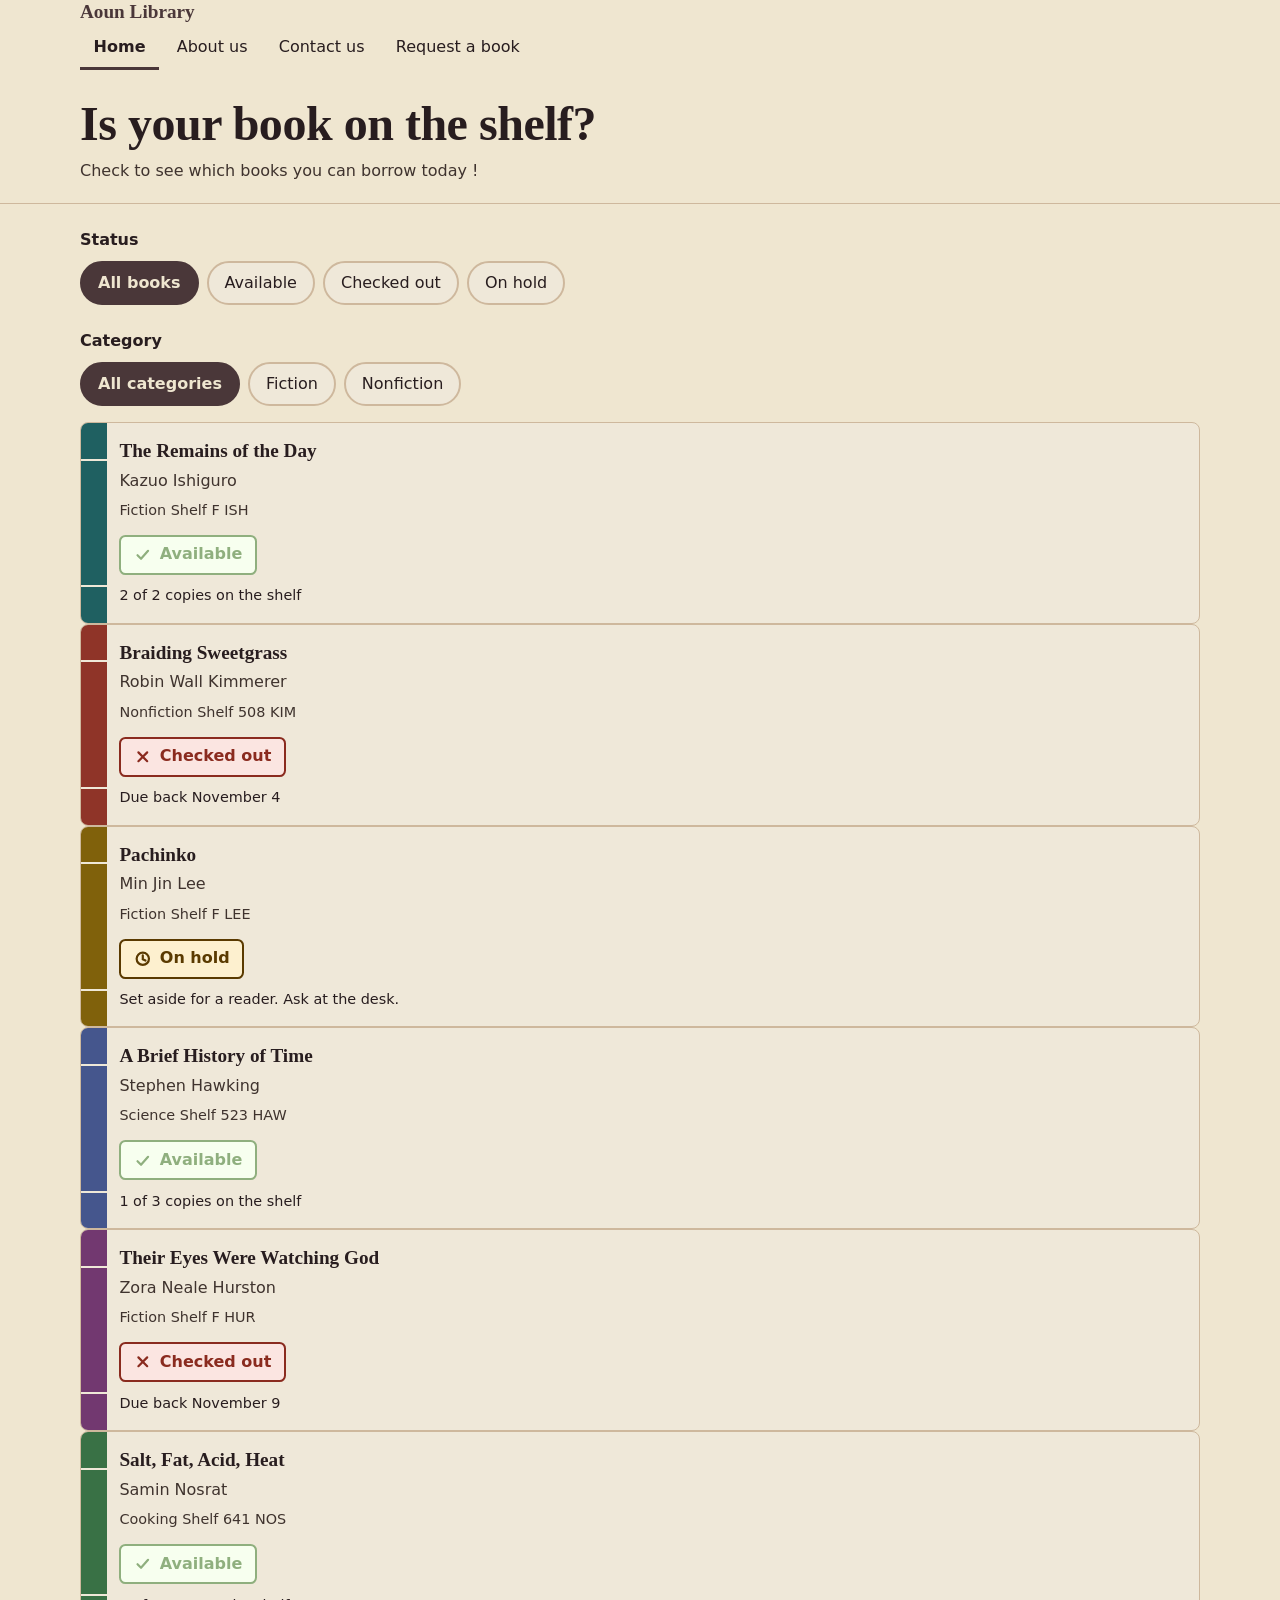
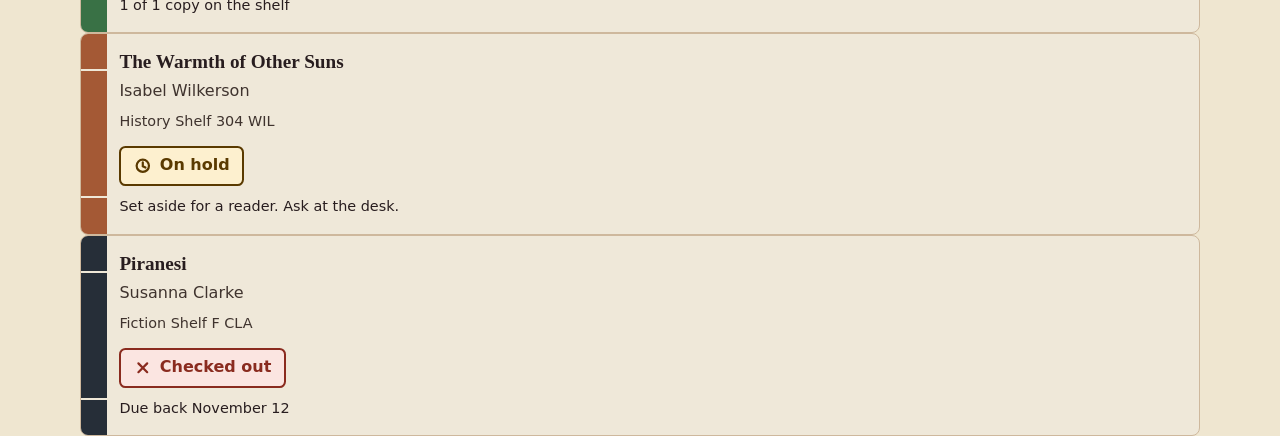
<file: index.html>
<!DOCTYPE html>
<html lang="en">
<head>
    <meta charset="UTF-8">
    <meta name="viewport" content="width=device-width, initial-scale=1.0 viewport-fit=cover">
    <title>Book availability</title>
    <!--link css file to html-->
    <link rel="stylesheet" href="CSS/styles.css">
</head>
<body>
    <a class="skip" href="#catalog">Skip to booklist</a>

<header class="siteheader">
    <div class ="wrap">
        <a class="brand" href="index.html">Aoun Library</a>
        <!--Navagation-->
        <nav aria-label="Main">
         <ul>
            <li><a href="index.html" aria-current="page"> Home </a></li>
            <li><a href="aboutus.html"> About us</a></li>
            <li><a href="contact.html"> Contact us</a></li>
            <li><a href="request.html"> Request a book</a></li>
        </ul>
      </nav>
     </div>
</header>  
 <!-- Page title and a short description-->
  <div class ="intro">
    <div class="wrap">
   <h1>Is your book on the shelf?</h1>
      <p class="lede">Check to see which books you can borrow today !</p>
     </div>
    </div>
    <!--Main filters and the book list-->
    <main class="wrap" id="main">
        <fieldset class="filter">
            <legend>Status</legend>
            <div class="options">
              <input type="radio" name="status" id="f-all" checked><label for="f-all">All books</label>
              <input type="radio" name="status" id="f-available"><label for="f-available">Available</label>
              <input type="radio" name="status" id="f-out"><label for="f-out">Checked out</label>
              <input type="radio" name="status" id="f-hold"><label for="f-hold">On hold</label>
            </div>
        </fieldset>
    <!-- Category filter-->     
        <fieldset class="filter">
          <legend>Category</legend>
          <div class="options">
            <input type="radio" name="category" id="c-all" checked><label for="c-all">All categories</label>
            <input type="radio" name="category" id="c-fiction"><label for="c-fiction">Fiction</label>
            <input type="radio" name="category" id="c-nonfiction"><label for="c-nonfiction">Nonfiction</label>
          </div>
        </fieldset>
        <!-- Heading name for screen reader-->
          <h2 id="catalog" class="visually-hidden">Book list</h2>
        <!--booklist-->
   <li class="book" data-cat="fiction" data-status="available" style="--spine:#14595b">
      <h3>The Remains of the Day</h3>
      <p class="author">Kazuo Ishiguro</p>
      <p class="shelf">Fiction  Shelf F ISH</p>
      <p class="status"><svg viewBox="0 0 20 20" aria-hidden="true" fill="none" stroke="currentColor" stroke-width="2.5" stroke-linecap="round" stroke-linejoin="round"><path d="M4 10.5l4 4 8-9"/></svg>Available</p>
      <p class="note">2 of 2 copies on the shelf</p>
    </li>
    <!--booklist, checked out book-->
        <li class="book" data-cat="nonfiction" data-status="out" style="--spine:#8a2b1f">
          <h3>Braiding Sweetgrass</h3>
          <p class="author">Robin Wall Kimmerer</p>
          <p class="shelf">Nonfiction Shelf 508 KIM</p>
          <p class="status"><svg viewBox="0 0 20 20" aria-hidden="true" fill="none" stroke="currentColor" stroke-width="2.5" stroke-linecap="round"><path d="M5 5l10 10M15 5L5 15"/></svg>Checked out</p>
          <p class="note">Due back <time datetime="2026-11-04">November 4</time></p>
        </li>
            <!-- books on hold -->
            <li class="book" data-cat="fiction" data-status="hold" style="--spine:#7a5a00">
              <h3>Pachinko</h3>
              <p class="author">Min Jin Lee</p>
              <p class="shelf">Fiction  Shelf F LEE</p>
              <p class="status"><svg viewBox="0 0 20 20" aria-hidden="true" fill="none" stroke="currentColor" stroke-width="2.5" stroke-linecap="round"><circle cx="10" cy="10" r="7"/><path d="M10 6v4.5l3 1.5"/></svg>On hold</p>
              <p class="note">Set aside for a reader. Ask at the desk.</p>
            </li>
         
            <li class="book" data-cat="nonfiction" data-status="available" style="--spine:#3b4f8a">
              <h3>A Brief History of Time</h3>
              <p class="author">Stephen Hawking</p>
              <p class="shelf">Science  Shelf 523 HAW</p>
              <p class="status"><svg viewBox="0 0 20 20" aria-hidden="true" fill="none" stroke="currentColor" stroke-width="2.5" stroke-linecap="round" stroke-linejoin="round"><path d="M4 10.5l4 4 8-9"/></svg>Available</p>
              <p class="note">1 of 3 copies on the shelf</p>
            </li>
              <li class="book" data-cat="fiction" data-status="out" style="--spine:#6b2f6b">
                  <h3>Their Eyes Were Watching God</h3>
                  <p class="author">Zora Neale Hurston</p>
                  <p class="shelf">Fiction  Shelf F HUR</p>
                  <p class="status"><svg viewBox="0 0 20 20" aria-hidden="true" fill="none" stroke="currentColor" stroke-width="2.5" stroke-linecap="round"><path d="M5 5l10 10M15 5L5 15"/></svg>Checked out</p>
                  <p class="note">Due back <time datetime="2026-11-09">November 9</time></p>
                </li>
             
                <li class="book" data-cat="nonfiction" data-status="available" style="--spine:#2f6b3e">
                  <h3>Salt, Fat, Acid, Heat</h3>
                  <p class="author">Samin Nosrat</p>
                  <p class="shelf">Cooking  Shelf 641 NOS</p>
                  <p class="status"><svg viewBox="0 0 20 20" aria-hidden="true" fill="none" stroke="currentColor" stroke-width="2.5" stroke-linecap="round" stroke-linejoin="round"><path d="M4 10.5l4 4 8-9"/></svg>Available</p>
                  <p class="note">1 of 1 copy on the shelf</p>
                </li>
             
                <li class="book" data-cat="nonfiction" data-status="hold" style="--spine:#a0522d">
                  <h3>The Warmth of Other Suns</h3>
                  <p class="author">Isabel Wilkerson</p>
                  <p class="shelf">History  Shelf 304 WIL</p>
                  <p class="status"><svg viewBox="0 0 20 20" aria-hidden="true" fill="none" stroke="currentColor" stroke-width="2.5" stroke-linecap="round"><circle cx="10" cy="10" r="7"/><path d="M10 6v4.5l3 1.5"/></svg>On hold</p>
                  <p class="note">Set aside for a reader. Ask at the desk.</p>
                </li>
             
                <li class="book" data-cat="fiction" data-status="out" style="--spine:#1b2430">
                  <h3>Piranesi</h3>
                  <p class="author">Susanna Clarke</p>
                  <p class="shelf">Fiction  Shelf F CLA</p>
                  <p class="status"><svg viewBox="0 0 20 20" aria-hidden="true" fill="none" stroke="currentColor" stroke-width="2.5" stroke-linecap="round"><path d="M5 5l10 10M15 5L5 15"/></svg>Checked out</p>
                  <p class="note">Due back <time datetime="2026-11-12">November 12</time></p>
                </li>
             
              </ul>
    </main>
</body>
</html>
</file>
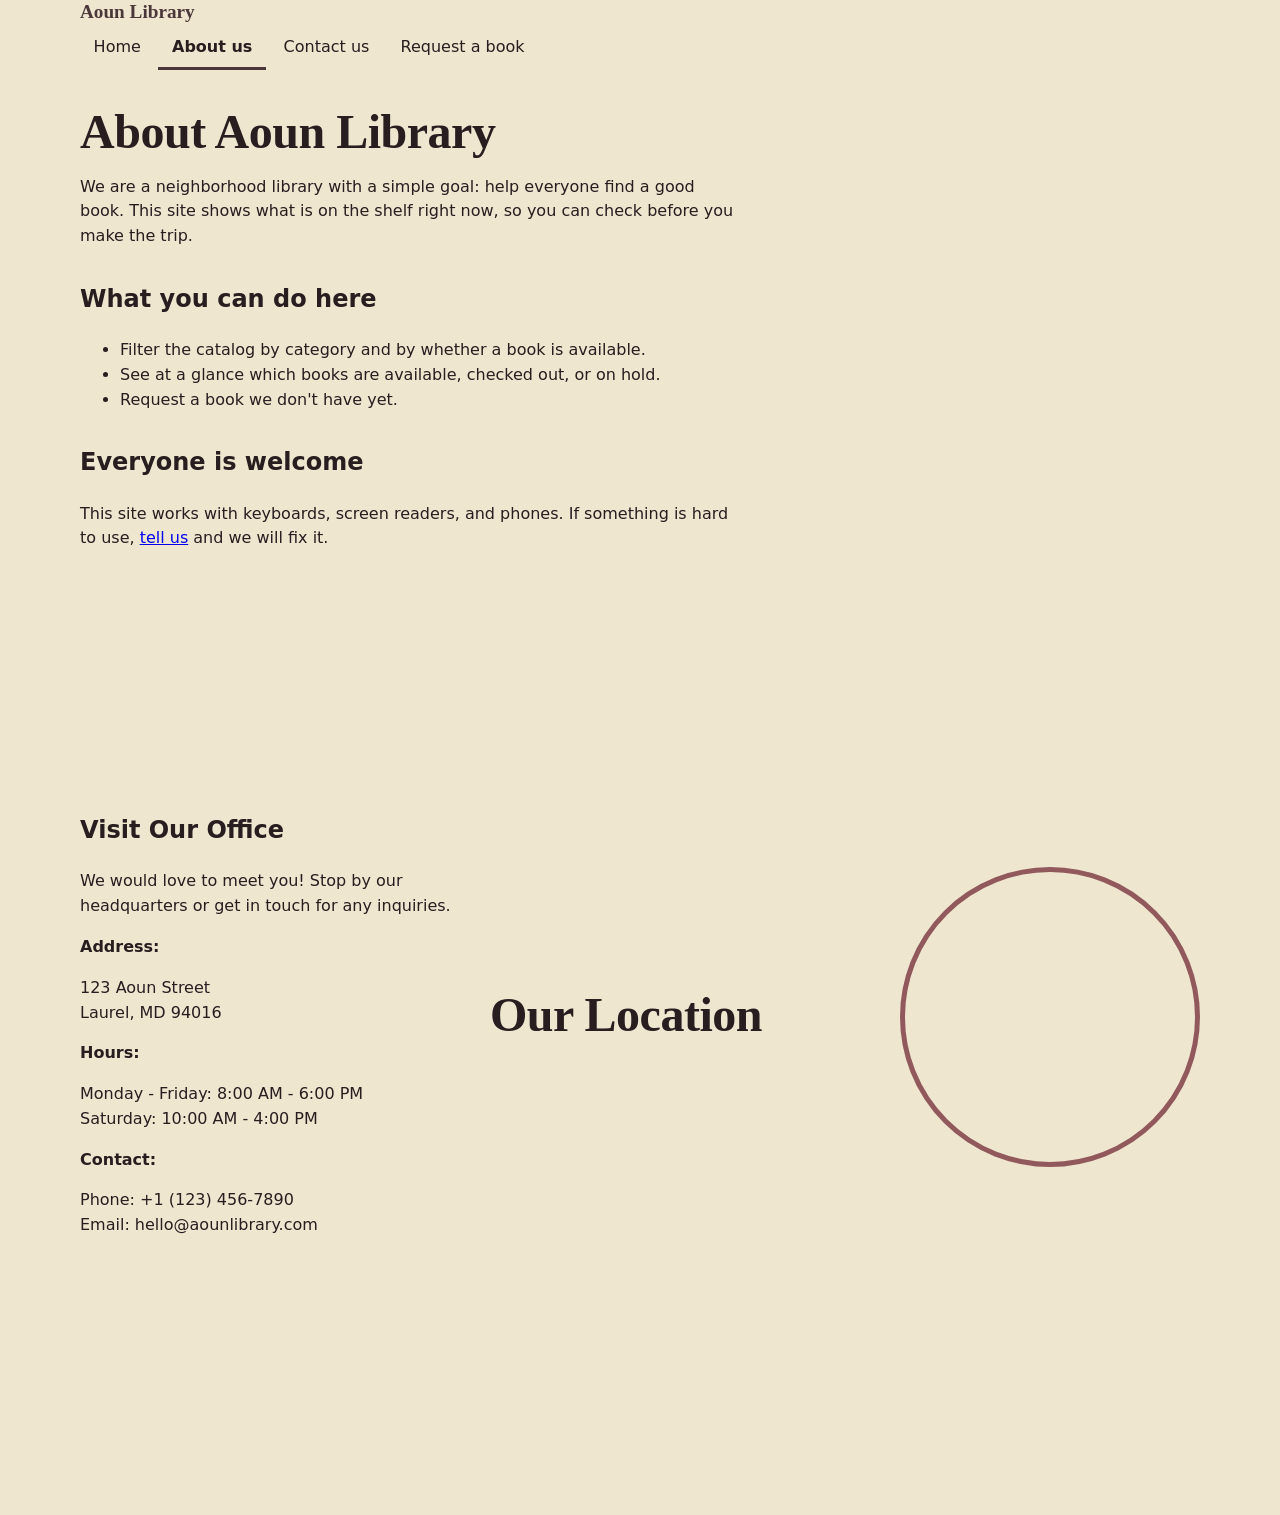
<file: aboutus.html>
<!DOCTYPE html>
<html lang="en">
<head>
    <meta charset="UTF-8">
    <meta name="viewport" content="width=device-width, initial-scale=1.0">
    <title>About us </title>
    <link rel="stylesheet" href="CSS/styles.css">
</head>
<body>
    <a class="skip" href="#main">Skip to main content</a>
<!--Navigation-->
<header class="siteheader">
    <div class ="wrap">
        <a class="brand" href="index.html">Aoun Library</a>
 
        <nav aria-label="Main">
         <ul>
            <li><a href="index.html" >Home</a></li>
            <li><a href="aboutus.html" aria-current="page"> About us</a></li>
            <li><a href="contact.html"> Contact us</a></li>
            <li><a href="request.html"> Request a book</a></li>
        </ul>
      </nav>
     </div>
</header>  

<main class="wrap page" id="main">
  <h1>About Aoun Library</h1>
  <p>We are a neighborhood library with a simple goal: help everyone find a good book. This site shows what is on the shelf right now, so you can check before you make the trip.</p>
  <h2>What you can do here</h2>
  <ul>
    <li>Filter the catalog by category and by whether a book is available.</li>
    <li>See at a glance which books are available, checked out, or on hold.</li>
    <li>Request a book we don't have yet.</li>
  </ul>
  <h2>Everyone is welcome</h2>
  <p>This site works with keyboards, screen readers, and phones. If something is hard to use, <a href="contact.html">tell us</a> and we will fix it.</p>


    <section class="contact-section">
        <div class="container">
            <!-- Location Details -->
            <div class="location-info">
                <h2>Visit Our Office</h2>
                <p class="description">We would love to meet you! Stop by our headquarters or get in touch for any inquiries.</p>
                
                <div class="info-block">
                    <strong> Address:</strong>
                    <p>123 Aoun Street<br>Laurel, MD 94016</p>
                </div>

                <div class="info-block">
                    <strong> Hours:</strong>
                    <p>Monday - Friday: 8:00 AM - 6:00 PM<br>Saturday: 10:00 AM - 4:00 PM</p>
                </div>

                <div class="info-block">
                    <strong> Contact:</strong>
                    <p>Phone: +1 (123) 456-7890<br>Email: hello@aounlibrary.com</p>
                </div>
            </div>

            <!-- Map Layout -->
            <div class="map-container">
            <h1>Our Location</h1>   
            </div>
            <iframe src="https://www.google.com/maps/embed?pb=!1m18!1m12!1m3!1d3096.141391886331!2d-76.8565436!3d39.10325099999999!2m3!1f0!2f0!3f0!3m2!1i1024!2i768!4f13.1!3m3!1m2!1s0x89b7dd0e6741d5e7%3A0xa6bd6fbcc0a68b52!2sLaurel%20Branch%20Library%2C%20PGCMLS!5e0!3m2!1sen!2sus!4v1793224407747!5m2!1sen!2sus" allowfullscreen="" loading="lazy" referrerpolicy="strict-origin-when-cross-origin"></iframe>
        </div>
    </section>

  
</main>



</body>
</html>
</file>
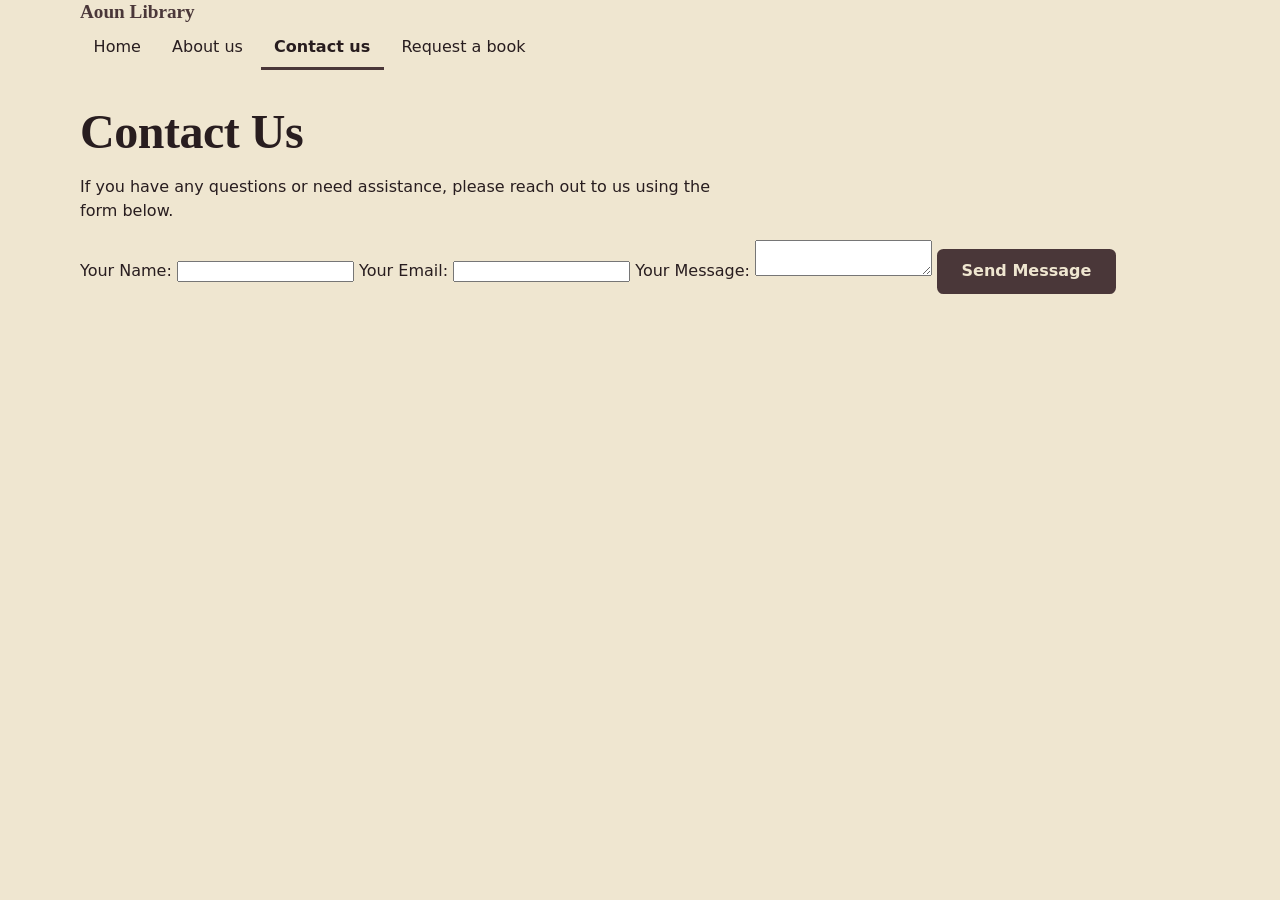
<file: contact.html>
<!DOCTYPE html>
<html lang="en">
<head>
    <meta charset="UTF-8">
    <meta name="viewport" content="width=device-width, initial-scale=1.0">
    <title>Contact us</title>
    <link rel="stylesheet" href="CSS/styles.css">
</head>
<body>
    <!--Navigation-->
<header class="siteheader">
    <div class ="wrap">
        <a class="brand" href="index.html">Aoun Library</a>
 <!--Navigation-->
        <nav aria-label="Main">
         <ul>
            <li><a href="index.html" >Home</a></li>
            <li><a href="aboutus.html"> About us</a></li>
            <li><a href="contact.html" aria-current="page"> Contact us</a></li>
            <li><a href="request.html"> Request a book</a></li>
        </ul>
      </nav>
     </div>
</header>  
<!-- Contact form section -->
<main class="wrap page" id="main">
  <h1>Contact Us</h1>
  <p>If you have any questions or need assistance, please reach out to us using the form below.</p>
  <form action="submit_contact.php" method="post">
    <label for="name">Your Name:</label>
    <input type="text" id="name" name="name" required>

    <label for="email">Your Email:</label>
    <input type="email" id="email" name="email" required>

    <label for="message">Your Message:</label>
    <textarea id="message" name="message" required></textarea>

    <button class="btn" type="submit">Send Message</button>
  </form>
</main>
</body>
</html>
</file>
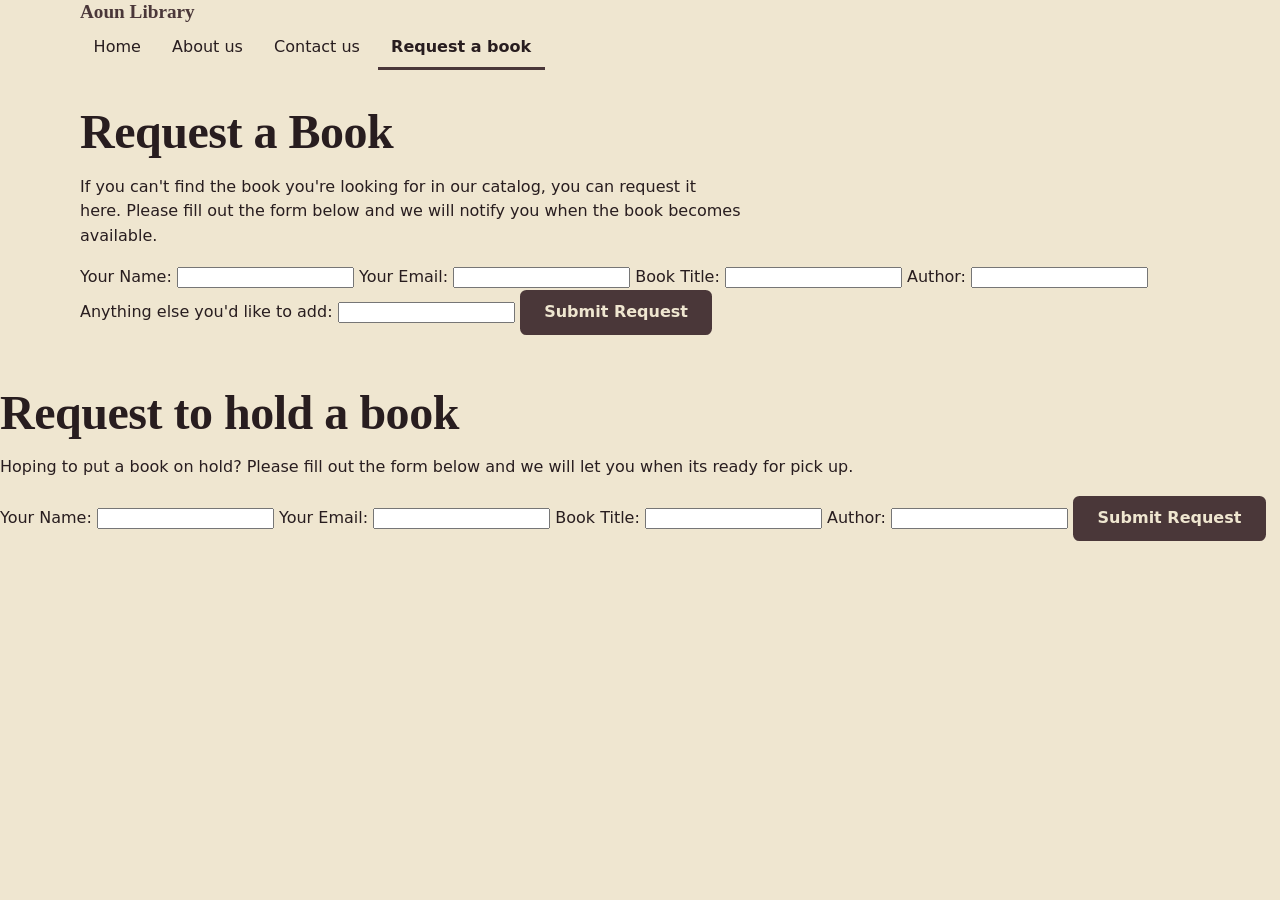
<file: request.html>
<!DOCTYPE html>
<html lang="en">
<head>
    <meta charset="UTF-8">
    <meta name="viewport" content="width=device-width, initial-scale=1.0">
    <title>Request a Book</title>
    <link rel="stylesheet" href="CSS/styles.css">
</head>
<body>
    <!--Navigation-->
<header class="siteheader">
    <div class ="wrap">
        <a class="brand" href="index.html">Aoun Library</a>
 
        <nav aria-label="Main">
         <ul>
            <li><a href="index.html" >Home</a></li>
            <li><a href="aboutus.html"> About us</a></li>
            <li><a href="contact.html"> Contact us</a></li>
            <li><a href="request.html" aria-current="page"> Request a book</a></li>
        </ul>
      </nav>
     </div>
</header>  
<!-- submit request form -->
<main class="wrap page" id="main">
  <h1>Request a Book</h1>
  <p>If you can't find the book you're looking for in our catalog, you can request it here. Please fill out the form below and we will notify you when the book becomes available.</p>
  <form action="submit_request.php" method="post">
    <label for="name">
      Your Name:</label>
    <input type="text" id="name" name="name" required>

    <label for="email">
      Your Email:</label>
    <input type="email" id="email" name="email" required>

    <label for="book">
      Book Title:</label>
    <input type="text" id="book" name="book" required>

    <label for="author">
      Author:</label>
    <input type="text" id="author" name="author">

    <label for="extra">
      Anything else you'd like to add:</label>
    <input type="text" id="extra" name="extra">

    <button class="btn" type="submit">Submit Request</button>
  </form>
</main>

<section class="hold-section">
<div class="hold">

  <h1>Request to hold a book</h1>
  <p>Hoping to put a book on hold? Please fill out the form below and we will let you when its ready for pick up. </p>
 
    <form action="submit_request.php" method="post">
    <label for="name">
      Your Name:</label>
    <input type="text" id="name" name="name" required>

    <label for="email">
      Your Email:</label>
    <input type="email" id="email" name="email" required>

    <label for="book">
      Book Title:</label>
    <input type="text" id="book" name="book" required>

    <label for="author">
      Author:</label>
    <input type="text" id="author" name="author">


    <button class="btn" type="submit">Submit Request</button>
</div>

</section>
</body>
</html>
</file>
<file: CSS/styles.css>
/* 1. COLORS */
:root {
  --ink: #281d1f;
  --muted: #3f332e;
  --paper: #efe6d0;
  --card: #efe8d9;
  --line: #ceb89d;
  --brand: #4a3739;
  --ok-fg: #8faf7e;   --ok-bg: #f7ffef;
  --out-fg: #8a2b1f;  --out-bg: #fbe5e1;
  --hold-fg: #5a3a00; --hold-bg: #fdf0cf;
  --focus: #382119;
}
/* Dark mode: swaps the same variables when the visitor's device
   is set to a dark theme. */
@media (prefers-color-scheme: dark) {
  :root {
    --ink: #e8eeee;
    --muted: #aab6b6;
    --paper: #101a1b;
    --card: #172425;
    --line: #34474a;
    --brand: #601A4A;
    --ok-fg: #9be3b4;
    --ok-bg: #153a24;
    --out-fg: #ffb4a8; 
    --out-bg: #4a1d17;
    --hold-fg: #C6D4E1;
    --hold-bg: #433108;
    --focus: #44749D;
  }
}
/* 2. BASE*/
*, *::before, *::after { 
  box-sizing: border-box;
 }
html { 
  -webkit-text-size-adjust: 100%; 
}
/* The env() padding keeps content clear of phone notches and rounded corners. */
body {
  margin: 0;
  background: var(--paper);
  color: var(--ink);
  font: 1rem/1.55 system-ui, -apple-system, "Segoe UI", Roboto, sans-serif;
  padding: env(safe-area-inset-top, 0) env(safe-area-inset-right, 0) env(safe-area-inset-bottom, 0) env(safe-area-inset-left, 0);
}
/* Skip link: hidden off-screen until a keyboard user tabs to it,
   so they can jump past the header straight to the book list. */
.skip {
  position: absolute; left: .5rem; top: -4rem;
  background: var(--ink); color: var(--paper);
  padding: .6rem 1rem; border-radius: .4rem; z-index: 10;
}
.skip:focus { 
  top: .5rem; 
}
/* Clear outline on whatever element has keyboard focus. */
:focus-visible { 
  outline: 3px solid var(--focus); 
  outline-offset: 3px; 
}

/* .wrap centers content and keeps line lengths readable. */
.wrap {
   width: min(100% - 2rem, 70rem);
    margin-inline: auto;
   }
/* 3. HEADER */
.intro { 
  border-bottom: 1px solid var(--line);
   padding-block: 1.5rem 1.25rem; 
  }
/* clamp(min, preferred, max) makes the title scale smoothly with screen width. */
h1 {
  margin: .25rem 0 .5rem;
  font: 700 clamp(1.9rem, 5vw, 3rem)/1.1 "Iowan Old Style", Palatino, Georgia, serif;
  letter-spacing: -.01em;
}
.lede {
   margin: 0;
    max-width: 60ch;
     color: var(--muted);
     }

/* 4. FILTER
   Real radio buttons are visually hidden (but still usable with a
   keyboard and screen reader) */
fieldset.filter {
  border: 0; 
  margin: 1.5rem 0 1rem; 
  padding: 0; 
  }
.filter legend {
  font-weight: 600; 
  padding: 0;
  margin-bottom: .5rem;
   }
.options {
  display: flex;
  flex-wrap: wrap; 
  gap: .5rem;
   }
/* Hide the radio circle without removing it from the page */
.options input {
  position: absolute;
  opacity: 0;
  width: 1px; 
  height: 1px; 
}
/* min-height 2.75rem (44px) gives a comfortable touch target */
.options label {
  display: inline-flex; 
  align-items: center; 
  min-height: 2.75rem;
  padding: .4rem 1rem;
  border: 2px solid var(--line);
  border-radius: 999px;
  background: var(--card);
  cursor: pointer;
  font-weight: 500;
}
/* Selected button: filled color AND bolder text, so it doesn't rely on color alone */
.options input:checked + label {
  border-color: var(--brand);
  background: var(--brand); color: var(--paper); font-weight: 700;
}
/* Show the focus outline on the label when the hidden radio is focused */
.options input:focus-visible + label { outline: 3px solid var(--focus); outline-offset: 3px; }

/* CSS-only filtering: when a radio is checked, :has() */
body:has(#f-available:checked) .book:not([data-status="available"]),
body:has(#f-out:checked) .book:not([data-status="out"]),
body:has(#f-hold:checked) .book:not([data-status="hold"]),
/* The category filter hides books the same way, so both filters can be combined */
body:has(#c-fiction:checked) .book:not([data-cat="fiction"]),
body:has(#c-nonfiction:checked) .book:not([data-cat="nonfiction"]) { display: none; }

/* Hidden on screen but still read aloud by screen readers */
.visually-hidden { position: absolute; width: 1px; height: 1px; overflow: hidden; clip-path: inset(50%); white-space: nowrap; }

/* 5. BOOK CARDS*/
.books {
  list-style: none; margin: 0; padding: 0 0 3rem;
  display: grid; gap: 1rem;
  grid-template-columns: repeat(auto-fill, minmax(min(100%, 20rem), 1fr));
}
/* Left padding leaves room for the spine drawn by ::before below */
.book {
  position: relative; display: flex; flex-direction: column; gap: .35rem;
  background: var(--card); border: 1px solid var(--line); border-radius: .5rem;
  padding: 1rem 1rem 1rem 2.4rem; overflow: hidden;
}
/* The book "spine. */
.book::before {
  content: ""; position: absolute; inset: 0 auto 0 0; width: 1.6rem;
  background:
    linear-gradient(var(--card), var(--card)) 0 18% / 100% 2px no-repeat,
    linear-gradient(var(--card), var(--card)) 0 82% / 100% 2px no-repeat,
    var(--spine, var(--brand));
  opacity: .95;
}
.book h3 { margin: 0; font: 700 1.2rem/1.25 "Iowan Old Style", Palatino, Georgia, serif; }
.author { margin: 0; color: var(--muted); }
.shelf { margin: 0; color: var(--muted); font-size: .9rem; }
/* Status badge: icon + text + border, so meaning never depends on color */
.status {
  display: inline-flex; align-items: center; gap: .5rem; align-self: flex-start;
  margin: .5rem 0 0; padding: .35rem .8rem; border-radius: .4rem;
  font-weight: 700; border: 2px solid currentColor;
}
.status svg { width: 1.1rem; height: 1.1rem; flex: none; }
/* Badge colors per status, picked by the data-status attribute */
[data-status="available"] .status { color: var(--ok-fg);   background: var(--ok-bg); }
[data-status="out"] .status       { color: var(--out-fg);  background: var(--out-bg); }
[data-status="hold"] .status      { color: var(--hold-fg); background: var(--hold-bg); }
.note { margin: .25rem 0 0; font-size: .9rem; }

/* 6. FOOTER */
footer { border-top: 1px solid var(--line); padding-block: 1.25rem 2rem; color: var(--muted); font-size: .9rem; }

/* 7. RESPONSIVE AND ACCESSIBILITY SETTINGS */

/* Small phones: filter buttons fill the row, two per line */
@media (max-width: 30rem) { .options label { flex: 1 1 calc(50% - .5rem); justify-content: center; } }
/* Only animate for visitors who haven't asked for reduced motion */
@media (prefers-reduced-motion: no-preference) {
  .options label { transition: background-color .15s, border-color .15s; }
}
/* Windows High Contrast mode: use system colors so badges and the
   selected filter button stay visible */
@media (forced-colors: active) {
  .status { border: 2px solid CanvasText; }
  .options input:checked + label { outline: 3px solid ; }
}

/* 8. NAVIGATION. */
.site-header { background: var(--card); border-bottom: 1px solid var(--line); }
.bar { display: flex; flex-wrap: wrap; align-items: center; justify-content: space-between; gap: .25rem 1.5rem; padding-block: .5rem; }
.brand { font: 900 1.2rem/1.2 "Iowan Old Style", Palatino, Georgia, serif; color: var(--brand); text-decoration: none; }
nav ul { list-style: none; margin: 0; padding: 0; display: flex; flex-wrap: wrap; gap: .25rem; }
nav a { display: inline-flex; align-items: center; min-height: 2.75rem; padding: .25rem .85rem; color: var(--ink); text-decoration: none; font-weight: 500; }
nav a:hover { text-decoration: underline; }
/* Current page: bold text plus an underline bar, so it doesn't rely on color alone */
nav a[aria-current="page"] { font-weight: 700; box-shadow: inset 0 -3px 0 var(--brand); }

/* 9. PAGES AND FORMS */
.page { padding-block: 2rem 3rem; }
.page p, .page li { max-width: 65ch; }
.page h2 { margin-top: 2rem; }
.form { display: grid; gap: 1rem; max-width: 34rem; margin-block: 1.5rem; }
.field label { display: block; font-weight: 600; margin-bottom: .25rem; }
.field input, .field textarea {
  width: 100%; min-height: 2.75rem; padding: .55rem .75rem;
  font: inherit; color: var(--ink); background: var(--card);
  border: 2px solid var(--muted); border-radius: .4rem;
}
.field textarea { min-height: 8rem; resize: vertical; }
.hint { margin: .25rem 0 0; color: var(--muted); font-size: .9rem; }
.btn {
  justify-self: start; min-height: 2.75rem; padding: .5rem 1.4rem;
  font: inherit; font-weight: 700; cursor: pointer;
  color: var(--paper); background: var(--brand);
  border: 2px solid var(--brand); border-radius: .4rem;
}
/* 10. LOCATION SECTION */
.contact-section { min-height: 100vh; display: flex; align-items: center; justify-content: center; }
.container { display: flex; align-items: center; justify-content: center; flex-wrap: wrap; gap: 2rem; }
.location-info { flex: 1 1 300px; max-width: fit-content;}
.map-container { flex: 1 1 300px; align-self: center; justify-content: start; display: flex; }
.info-block { margin-bottom: 1rem; }
.info-block strong { display: block; margin-bottom: .25rem; }
iframe { border-radius: 90%; border: 5px solid #7b3641;width: 300px;height: 300px; transition:  0.3s ease;opacity: 0.8; }
iframe:hover {
  transform: scale(1.1);
  opacity: 1;
}
/* colored scroll bar */
*{
  scrollbar-width: thin;
  scrollbar-color: brown;
}
</file>
